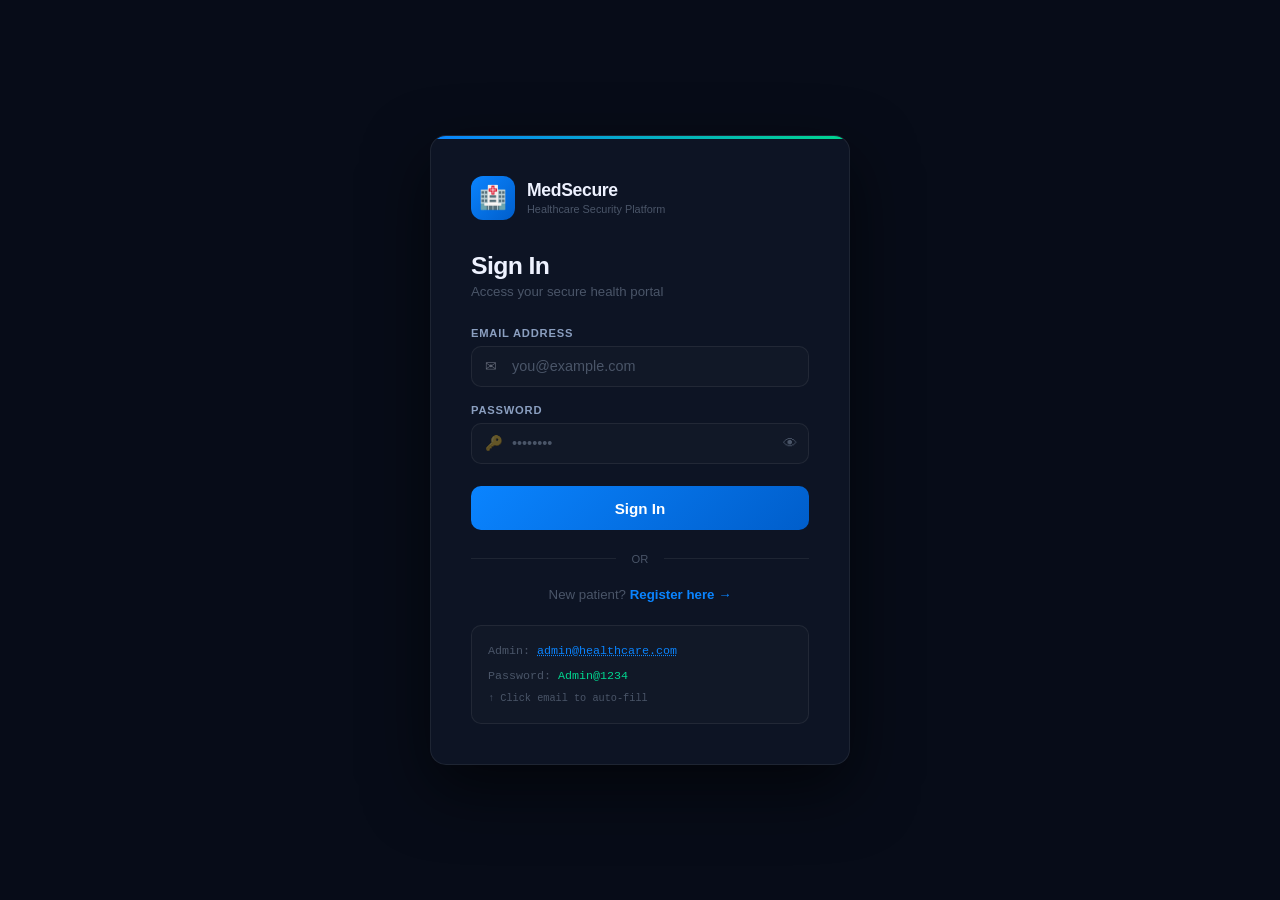
<file: frontend/index.html>
<!DOCTYPE html>
<html lang="en">
<head>
  <meta charset="UTF-8">
  <meta name="viewport" content="width=device-width, initial-scale=1.0">
  <title>Login — MedSecure</title>
  <style>
    *, *::before, *::after { box-sizing: border-box; margin: 0; padding: 0; }
    :root {
      --bg:    #070c18;
      --card:  #0d1424;
      --panel: #111827;
      --bdr:   rgba(255,255,255,0.07);
      --pri:   #0a84ff;
      --acc:   #00d68f;
      --warn:  #ff9500;
      --info:  #5ac8fa;
      --t1:    #eef2ff;
      --t2:    #8b9fc0;
      --t3:    #4a5568;
      --r:     10px;
      --font:  'Inter',-apple-system,BlinkMacSystemFont,'Segoe UI',sans-serif;
      --mono:  'JetBrains Mono','Fira Code','Courier New',monospace;
    }
    body { font-family:var(--font); background:var(--bg); color:var(--t1); min-height:100vh; display:flex; align-items:center; justify-content:center; padding:1.5rem; }

    .card {
      width:100%; max-width:420px;
      background:var(--card); border:1px solid var(--bdr); border-radius:16px;
      padding:2.5rem; box-shadow:0 24px 64px rgba(0,0,0,0.6); position:relative; overflow:hidden;
    }
    .card::before { content:''; position:absolute; top:0; left:0; right:0; height:3px; background:linear-gradient(90deg,var(--pri),var(--acc)); }

    .brand-row { display:flex; align-items:center; gap:12px; margin-bottom:2rem; }
    .brand-icon { width:44px; height:44px; background:linear-gradient(135deg,var(--pri),#005ecb); border-radius:12px; display:flex; align-items:center; justify-content:center; font-size:1.4rem; flex-shrink:0; }
    .brand-name { font-weight:800; font-size:1.1rem; letter-spacing:-0.02em; }
    .brand-sub  { font-size:0.68rem; color:var(--t3); margin-top:2px; display:block; }

    h2 { font-size:1.55rem; font-weight:800; letter-spacing:-0.025em; margin-bottom:0.3rem; }
    .sub { font-size:0.83rem; color:var(--t3); margin-bottom:1.75rem; }

    .alert { display:none; align-items:center; gap:0.6rem; border-radius:var(--r); padding:0.75rem 1rem; font-size:0.82rem; margin-bottom:1.2rem; }
    .alert.show { display:flex; }
    .a-err { background:rgba(255,59,48,0.07); border:1px solid rgba(255,59,48,0.22); border-left:3px solid #ff3b30; color:#ff6b62; }
    .a-ok  { background:rgba(0,214,143,0.07); border:1px solid rgba(0,214,143,0.22); border-left:3px solid var(--acc); color:var(--acc); }

    .fg { margin-bottom:1.1rem; }
    label { display:block; font-size:0.7rem; font-weight:700; color:var(--t2); text-transform:uppercase; letter-spacing:0.07em; margin-bottom:0.4rem; }
    .iw { position:relative; }
    .iico { position:absolute; left:0.9rem; top:50%; transform:translateY(-50%); font-size:0.9rem; opacity:0.35; pointer-events:none; }
    input[type="email"], input[type="password"] {
      width:100%; background:var(--panel); border:1px solid var(--bdr); border-radius:var(--r);
      padding:0.72rem 0.9rem 0.72rem 2.5rem; color:var(--t1); font-family:var(--font); font-size:0.9rem; outline:none; transition:border-color .15s;
    }
    input:focus { border-color:var(--pri); box-shadow:0 0 0 3px rgba(10,132,255,0.12); }
    input::placeholder { color:var(--t3); }
    .eye { position:absolute; right:0.75rem; top:50%; transform:translateY(-50%); background:none; border:none; color:var(--t3); cursor:pointer; font-size:0.9rem; }

    .btn-login {
      width:100%; padding:0.85rem;
      background:linear-gradient(135deg,var(--pri),#005ecb);
      color:#fff; border:none; border-radius:var(--r); font-family:var(--font);
      font-weight:700; font-size:0.95rem; cursor:pointer; transition:all .18s;
      margin-top:0.25rem; display:flex; align-items:center; justify-content:center; gap:8px;
    }
    .btn-login:hover:not(:disabled) { transform:translateY(-1px); box-shadow:0 6px 20px rgba(10,132,255,0.4); }
    .btn-login:disabled { opacity:.55; cursor:not-allowed; }
    .spin { width:16px; height:16px; border:2px solid rgba(255,255,255,.3); border-top-color:#fff; border-radius:50%; animation:spin .5s linear infinite; }
    @keyframes spin { to { transform:rotate(360deg); } }

    .hr { display:flex; align-items:center; gap:1rem; color:var(--t3); font-size:0.7rem; margin:1.4rem 0; }
    .hr::before,.hr::after { content:''; flex:1; height:1px; background:var(--bdr); }

    .reg { text-align:center; font-size:0.83rem; color:var(--t3); margin-bottom:1.4rem; }
    .reg a { color:var(--pri); text-decoration:none; font-weight:700; }

    .demo { background:var(--panel); border:1px solid var(--bdr); border-radius:var(--r); padding:0.85rem 1rem; font-family:var(--mono); font-size:0.73rem; color:var(--t2); line-height:2.1; }
    .demo .lbl { color:var(--t3); }
    .demo .val { color:var(--acc); }
    .demo .clk { color:var(--pri); cursor:pointer; text-decoration:underline dotted; }
    .demo .hint { font-size:0.64rem; color:var(--t3); }
  </style>
</head>
<body>
  <div class="card">
    <div class="brand-row">
      <div class="brand-icon">🏥</div>
      <div>
        <div class="brand-name">MedSecure</div>
        <span class="brand-sub">Healthcare Security Platform</span>
      </div>
    </div>

    <h2>Sign In</h2>
    <p class="sub">Access your secure health portal</p>

    <div class="alert a-err" id="errBox"><span>⚠</span><span id="errMsg"></span></div>
    <div class="alert a-ok"  id="okBox"><span>✓</span><span id="okMsg"></span></div>

    <div class="fg">
      <label for="em">Email Address</label>
      <div class="iw">
        <span class="iico">✉</span>
        <input type="email" id="em" placeholder="you@example.com" autocomplete="email">
      </div>
    </div>
    <div class="fg" style="margin-bottom:1.4rem;">
      <label for="pw">Password</label>
      <div class="iw">
        <span class="iico">🔑</span>
        <input type="password" id="pw" placeholder="••••••••" autocomplete="current-password">
        <button class="eye" type="button" onclick="togglePw()" id="eyeBtn">👁</button>
      </div>
    </div>

    <button class="btn-login" id="loginBtn" onclick="doLogin()">Sign In</button>

    <div class="hr">OR</div>
    <div class="reg">New patient? <a href="/register.html">Register here →</a></div>

    <div class="demo">
      <div><span class="lbl">Admin: </span><span class="clk" onclick="fillAdmin()">admin@healthcare.com</span></div>
      <div><span class="lbl">Password: </span><span class="val">Admin@1234</span></div>
      <div class="hint">↑ Click email to auto-fill</div>
    </div>
  </div>

<script>
  const DASH = { admin:'/admin_dashboard.html', doctor:'/doctor_dashboard.html', patient:'/patient_dashboard.html' };
  try {
    const t=localStorage.getItem('hcs_token'), u=localStorage.getItem('hcs_user');
    if(t && u){ const p=JSON.parse(u); if(DASH[p.role]) window.location.replace(DASH[p.role]); }
  } catch(_){}

  function showErr(m){ document.getElementById('errMsg').textContent=m; document.getElementById('errBox').classList.add('show'); document.getElementById('okBox').classList.remove('show'); }
  function showOk(m) { document.getElementById('okMsg').textContent=m;  document.getElementById('okBox').classList.add('show');  document.getElementById('errBox').classList.remove('show'); }
  function clrAlerts(){ document.getElementById('errBox').classList.remove('show'); document.getElementById('okBox').classList.remove('show'); }
  function setLoad(on){ const b=document.getElementById('loginBtn'); b.disabled=on; b.innerHTML=on?'<span class="spin"></span> Signing in…':'Sign In'; }
  function togglePw(){ const i=document.getElementById('pw'),b=document.getElementById('eyeBtn'); i.type=i.type==='password'?'text':'password'; b.textContent=i.type==='password'?'👁':'🙈'; }
  function fillAdmin(){ document.getElementById('em').value='admin@healthcare.com'; document.getElementById('pw').value='Admin@1234'; }

  async function doLogin(){
    const email=document.getElementById('em').value.trim(), pw=document.getElementById('pw').value;
    clrAlerts();
    if(!email){ showErr('Please enter your email.'); return; }
    if(!pw)   { showErr('Please enter your password.'); return; }
    setLoad(true);
    try {
      const res=await fetch('/api/auth/login',{method:'POST',headers:{'Content-Type':'application/json'},body:JSON.stringify({email,password:pw})});
      const data=await res.json().catch(()=>({}));
      if(res.ok && data.token && data.user){
        localStorage.setItem('hcs_token',data.token);
        localStorage.setItem('hcs_user',JSON.stringify(data.user));
        showOk('Welcome, '+data.user.name+'! Redirecting…');
        setTimeout(()=>{ window.location.replace(DASH[data.user.role]||'/login.html'); },400);
      } else { setLoad(false); showErr(data.error||'Invalid email or password.'); }
    } catch(e){ setLoad(false); showErr('Cannot reach server. Make sure Flask is running.'); }
  }
  document.addEventListener('keydown',e=>{ if(e.key==='Enter') doLogin(); });
</script>
</body>
</html>
</file>
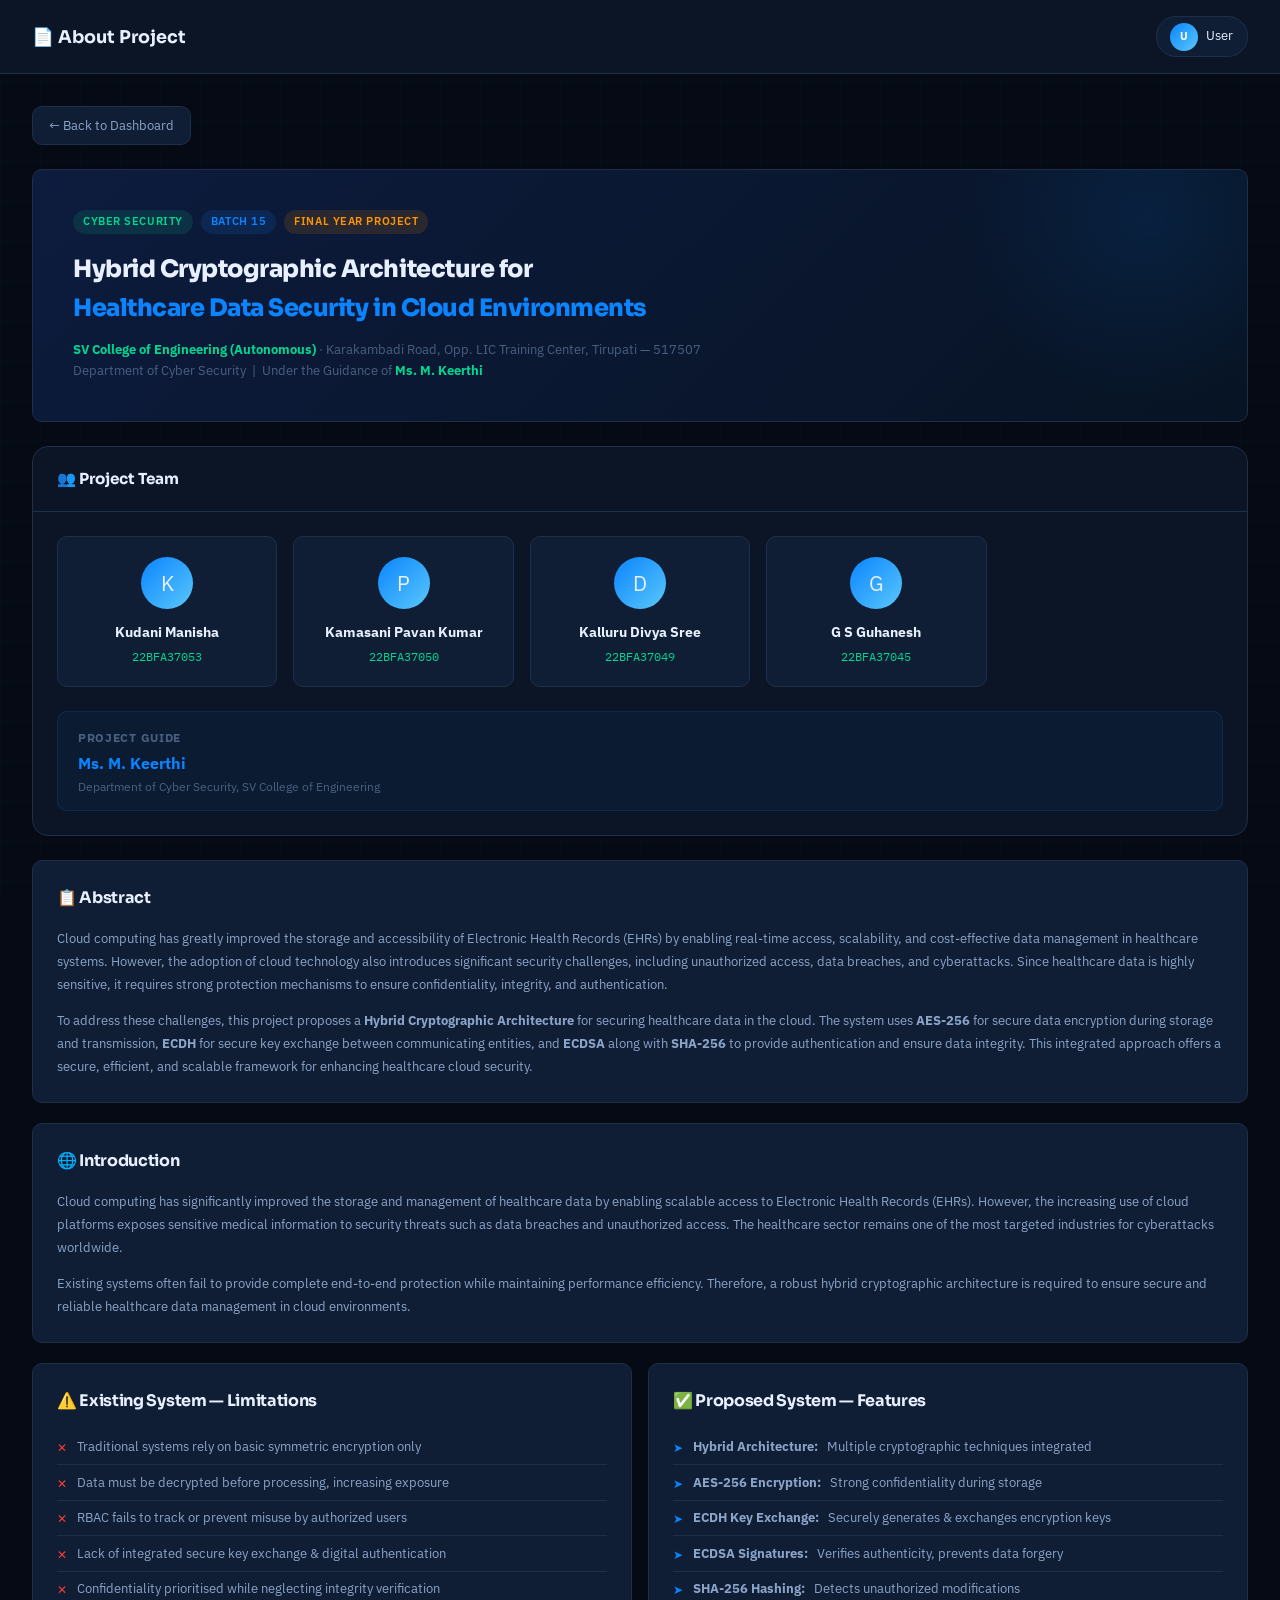
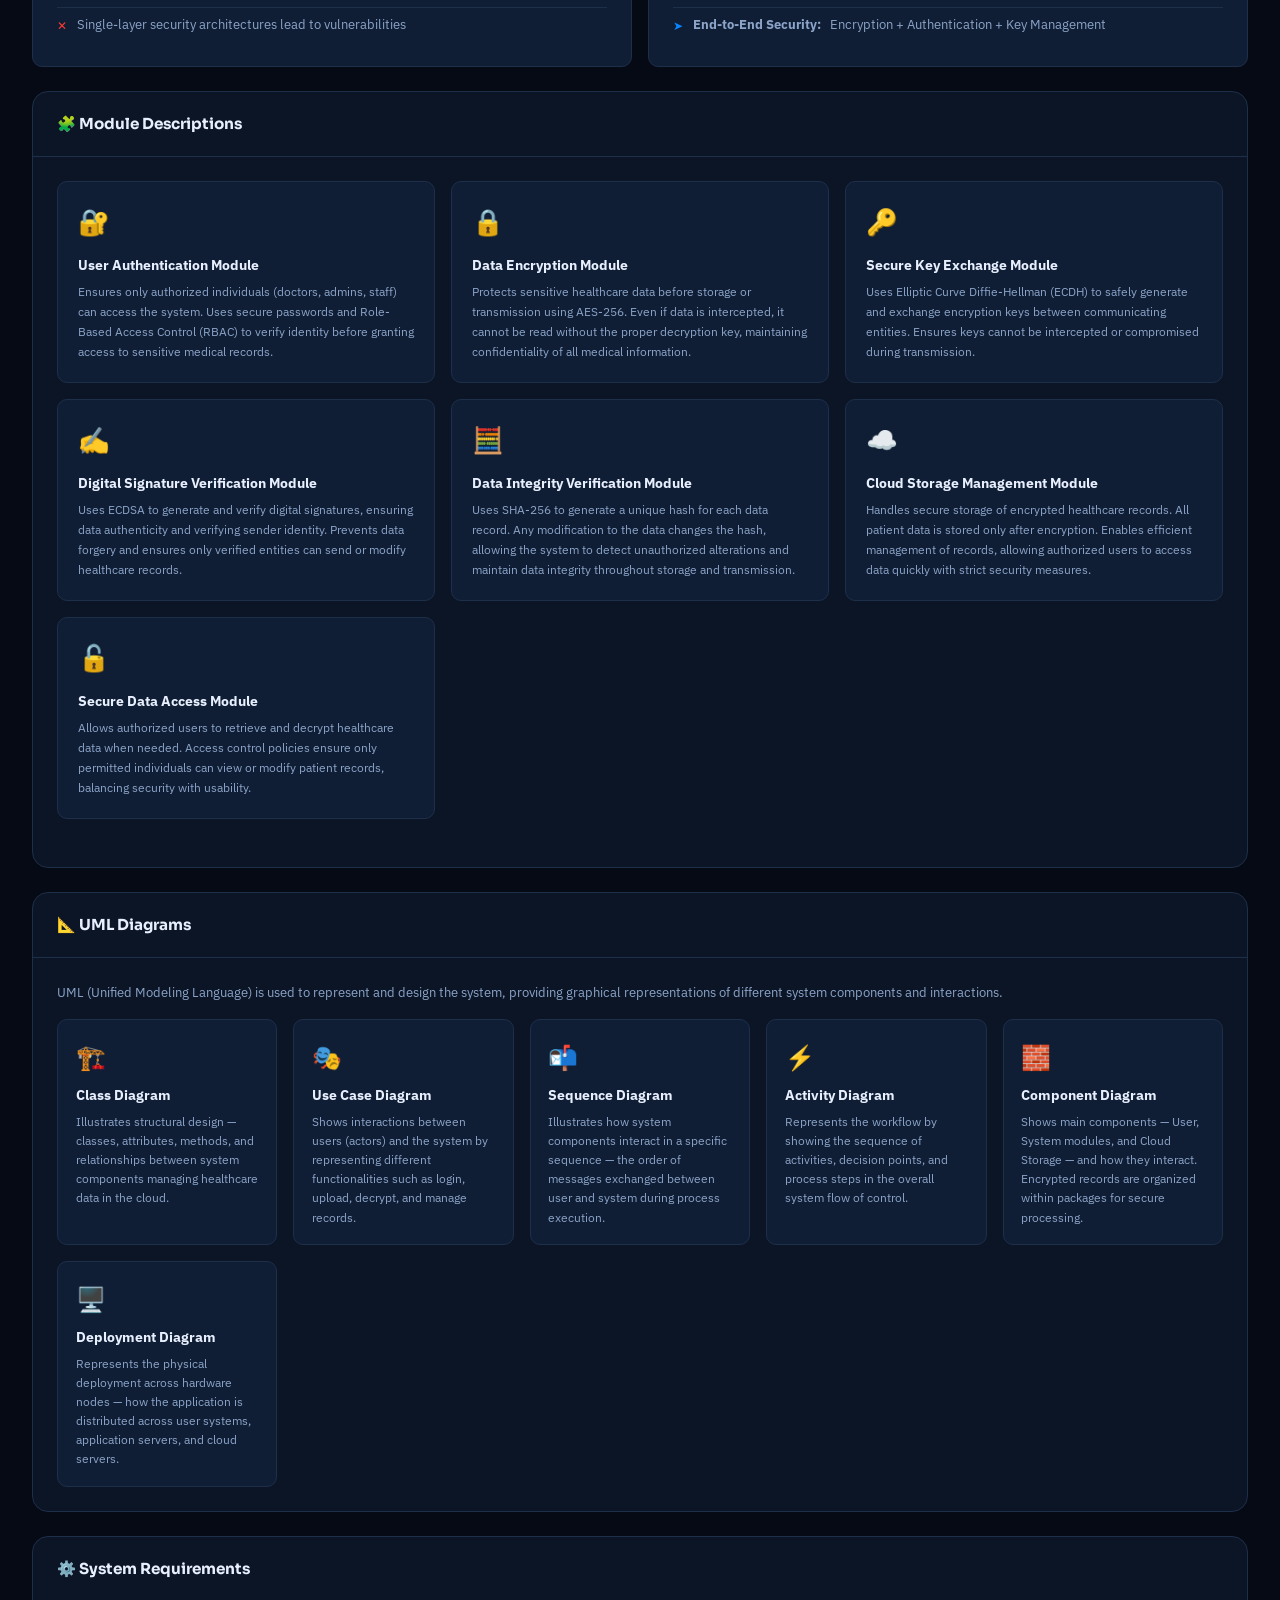
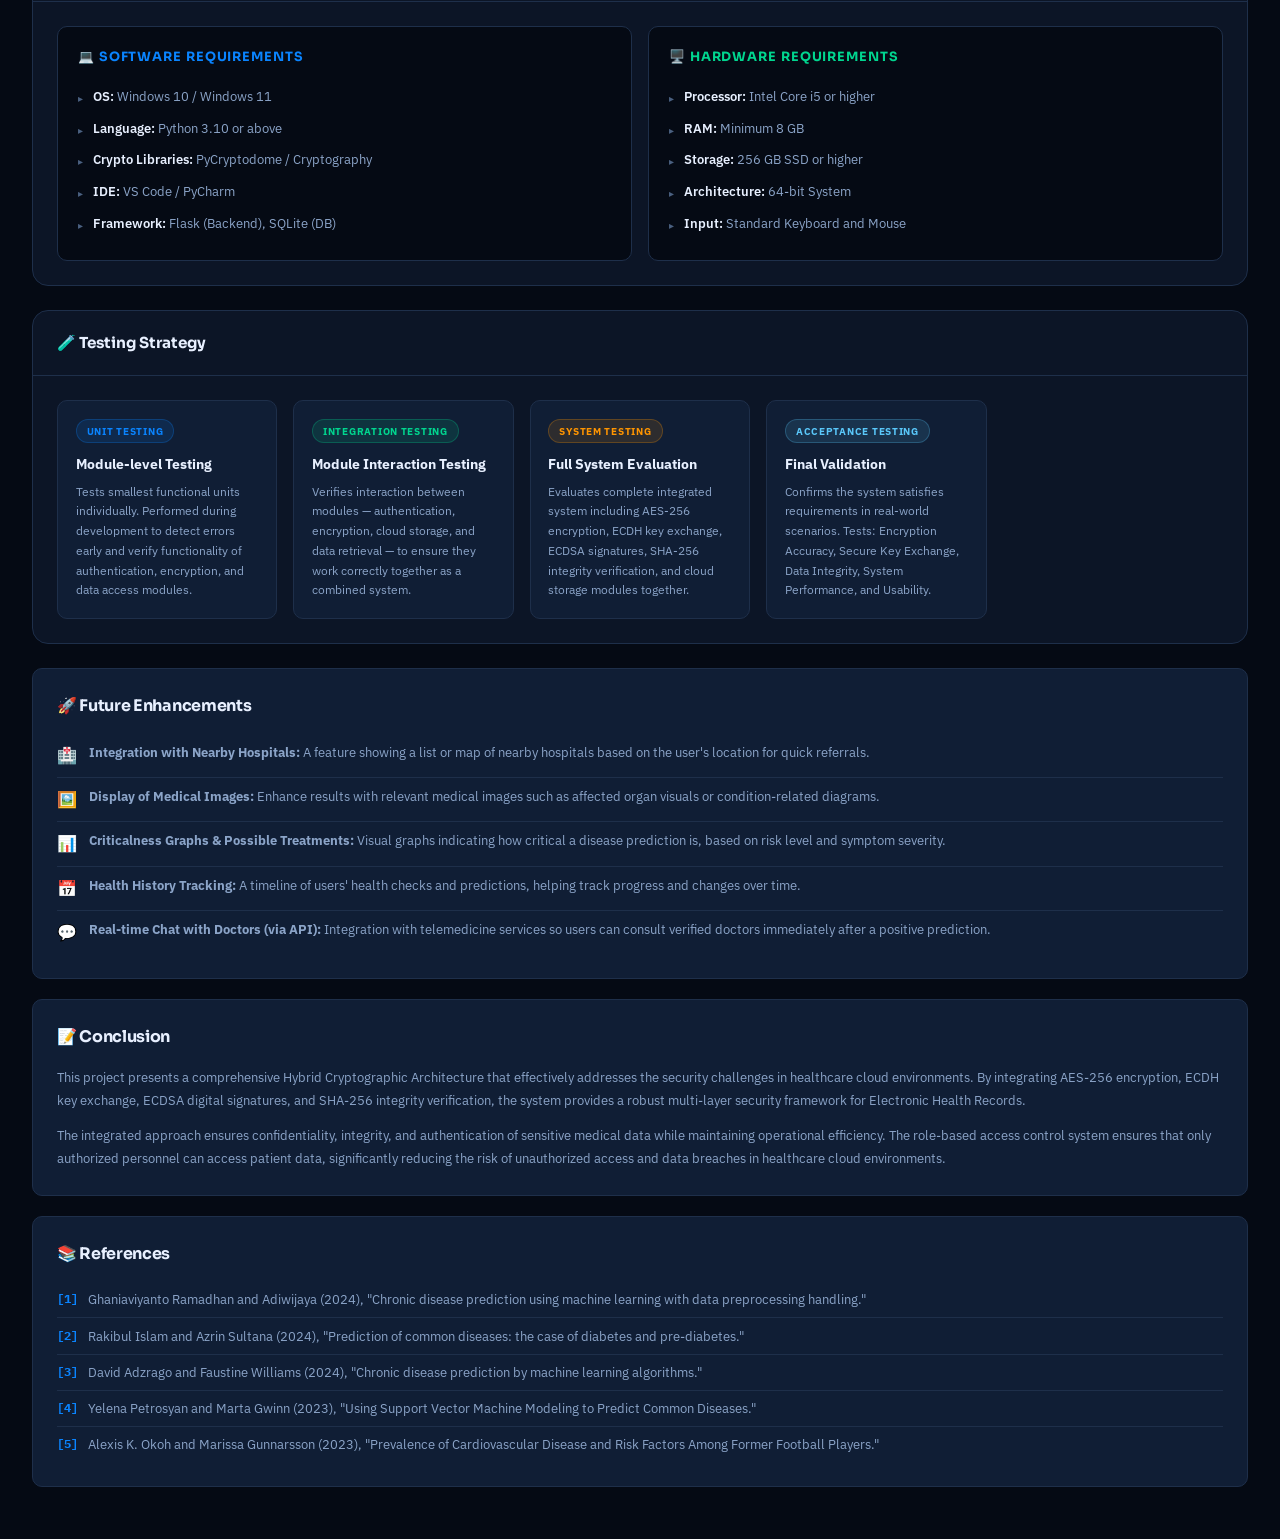
<file: frontend/about.html>
<!DOCTYPE html>
<html lang="en">
<head>
  <meta charset="UTF-8">
  <meta name="viewport" content="width=device-width, initial-scale=1.0">
  <title>About Project — MedSecure</title>
  <link rel="stylesheet" href="styles.css">
  <style>
    .about-hero {
      background: linear-gradient(135deg, #0d1b3e 0%, #071424 100%);
      border: 1px solid var(--border); border-radius: var(--radius);
      padding: 2.5rem; margin-bottom: 1.5rem; position: relative; overflow: hidden;
    }
    .about-hero::before {
      content:''; position:absolute; width:400px; height:400px; border-radius:50%;
      background:radial-gradient(circle,rgba(10,132,255,0.1) 0%,transparent 65%);
      top:-150px; right:-100px;
    }
    .about-hero h1 { font-size:1.5rem; font-weight:900; margin-bottom:0.5rem; letter-spacing:-0.02em; }
    .about-hero h1 span { color:var(--primary); }
    .about-hero .meta { font-size:0.82rem; color:var(--text-muted); }
    .about-hero .meta strong { color:var(--accent); }

    .team-cards { display:grid; grid-template-columns:repeat(auto-fill,minmax(200px,1fr)); gap:1rem; margin-bottom:1.5rem; }
    .team-card { background:var(--bg-panel); border:1px solid var(--border); border-radius:var(--radius); padding:1.25rem; text-align:center; }
    .team-avatar { width:52px; height:52px; border-radius:50%; background:linear-gradient(135deg,var(--primary),#5AC8FA); display:flex; align-items:center; justify-content:center; font-size:1.3rem; margin:0 auto 0.75rem; }
    .team-name { font-weight:700; font-size:0.88rem; margin-bottom:4px; }
    .team-roll { font-family:var(--font-mono); font-size:0.72rem; color:var(--accent); }

    .module-grid { display:grid; grid-template-columns:repeat(auto-fill,minmax(280px,1fr)); gap:1rem; margin-bottom:1.5rem; }
    .module-card { background:var(--bg-panel); border:1px solid var(--border); border-radius:var(--radius); padding:1.25rem; }
    .module-icon { font-size:1.6rem; margin-bottom:0.6rem; }
    .module-title { font-weight:700; font-size:0.9rem; margin-bottom:0.4rem; color:var(--text-primary); }
    .module-desc { font-size:0.78rem; color:var(--text-secondary); line-height:1.6; }

    .info-section { background:var(--bg-panel); border:1px solid var(--border); border-radius:var(--radius); padding:1.5rem; margin-bottom:1.25rem; }
    .info-section h3 { font-size:1rem; font-weight:700; margin-bottom:1rem; color:var(--text-primary); display:flex; align-items:center; gap:0.5rem; }
    .info-section p { font-size:0.83rem; color:var(--text-secondary); line-height:1.75; margin-bottom:0.75rem; }
    .info-section p:last-child { margin-bottom:0; }

    .existing-list, .proposed-list { list-style:none; }
    .existing-list li { font-size:0.82rem; color:var(--text-secondary); line-height:1.65; padding:0.4rem 0; border-bottom:1px solid var(--border); display:flex; gap:0.6rem; }
    .existing-list li:last-child { border-bottom:none; }
    .existing-list li::before { content:'✕'; color:var(--danger); font-size:0.75rem; flex-shrink:0; margin-top:2px; }
    .proposed-list li { font-size:0.82rem; color:var(--text-secondary); line-height:1.65; padding:0.4rem 0; border-bottom:1px solid var(--border); display:flex; gap:0.6rem; }
    .proposed-list li:last-child { border-bottom:none; }
    .proposed-list li::before { content:'➤'; color:var(--primary); font-size:0.75rem; flex-shrink:0; margin-top:2px; }

    .req-grid { display:grid; grid-template-columns:1fr 1fr; gap:1rem; }
    .req-box { background:var(--bg-dark); border:1px solid var(--border); border-radius:var(--radius); padding:1.25rem; }
    .req-box h4 { font-size:0.8rem; font-weight:700; text-transform:uppercase; letter-spacing:0.07em; margin-bottom:0.85rem; }
    .req-box h4.sw { color:var(--primary); }
    .req-box h4.hw { color:var(--accent); }
    .req-item { display:flex; align-items:flex-start; gap:0.6rem; font-size:0.8rem; color:var(--text-secondary); padding:0.35rem 0; }
    .req-item .ri { color:var(--text-muted); font-size:0.65rem; flex-shrink:0; margin-top:3px; }
    .req-item strong { color:var(--text-primary); font-weight:600; }

    .testing-grid { display:grid; grid-template-columns:repeat(auto-fill,minmax(220px,1fr)); gap:1rem; }
    .test-card { background:var(--bg-panel); border:1px solid var(--border); border-radius:var(--radius); padding:1.1rem; }
    .test-badge { display:inline-block; font-size:0.65rem; font-weight:700; text-transform:uppercase; letter-spacing:0.07em; padding:3px 10px; border-radius:12px; margin-bottom:0.6rem; }
    .tb-unit { background:rgba(10,132,255,0.12); color:var(--primary); border:1px solid rgba(10,132,255,0.25); }
    .tb-int  { background:rgba(0,214,143,0.12); color:var(--accent);   border:1px solid rgba(0,214,143,0.25); }
    .tb-sys  { background:rgba(255,149,0,0.12);  color:var(--warning); border:1px solid rgba(255,149,0,0.25); }
    .tb-acc  { background:rgba(90,200,250,0.12); color:#5ac8fa;        border:1px solid rgba(90,200,250,0.25); }
    .test-title { font-size:0.88rem; font-weight:700; margin-bottom:0.4rem; }
    .test-desc  { font-size:0.77rem; color:var(--text-secondary); line-height:1.6; }

    .future-list li { font-size:0.82rem; color:var(--text-secondary); line-height:1.7; padding:0.5rem 0; border-bottom:1px solid var(--border); display:flex; gap:0.75rem; }
    .future-list li:last-child { border-bottom:none; }
    .future-list .fi { font-size:1rem; flex-shrink:0; }

    .ref-list { list-style:none; }
    .ref-list li { font-size:0.79rem; color:var(--text-secondary); line-height:1.65; padding:0.45rem 0; border-bottom:1px solid var(--border); display:flex; gap:0.6rem; }
    .ref-list li:last-child { border-bottom:none; }
    .ref-list .rn { color:var(--primary); font-weight:700; flex-shrink:0; font-family:var(--font-mono); font-size:0.72rem; }

    .uml-grid { display:grid; grid-template-columns:repeat(auto-fill,minmax(220px,1fr)); gap:1rem; }
    .uml-card { background:var(--bg-panel); border:1px solid var(--border); border-radius:var(--radius); padding:1.1rem; }
    .uml-icon { font-size:1.5rem; margin-bottom:0.5rem; }
    .uml-title { font-size:0.87rem; font-weight:700; margin-bottom:0.35rem; }
    .uml-desc  { font-size:0.77rem; color:var(--text-secondary); line-height:1.55; }

    .back-btn { display:inline-flex; align-items:center; gap:0.5rem; background:var(--bg-panel); border:1px solid var(--border); border-radius:var(--radius); padding:0.5rem 1rem; font-size:0.82rem; color:var(--text-secondary); cursor:pointer; text-decoration:none; margin-bottom:1.5rem; transition:border-color .15s; }
    .back-btn:hover { border-color:var(--primary); color:var(--text-primary); }

    @media (max-width:640px) { .req-grid { grid-template-columns:1fr; } }
  </style>
</head>
<body>
<div class="dash-wrapper" style="display:block;">
  <div class="main-content" style="margin-left:0;">
    <header class="topbar">
      <span class="topbar-title">📄 About Project</span>
      <div class="topbar-right">
        <div class="user-chip">
          <div class="user-avatar" id="avatarInitial" style="background:linear-gradient(135deg,var(--primary),#5AC8FA)">U</div>
          <span id="topbarUserName">User</span>
        </div>
      </div>
    </header>
    <main class="page-content">

      <a class="back-btn" id="backBtn" href="#">← Back to Dashboard</a>

      <!-- HERO -->
      <div class="about-hero">
        <div style="position:relative;z-index:1;">
          <div style="display:flex;flex-wrap:wrap;gap:0.5rem;margin-bottom:1rem;">
            <span class="badge badge-active">Cyber Security</span>
            <span class="badge badge-doctor">Batch 15</span>
            <span class="badge badge-pending">Final Year Project</span>
          </div>
          <h1>Hybrid Cryptographic Architecture for<br><span>Healthcare Data Security in Cloud Environments</span></h1>
          <p class="meta" style="margin-top:0.75rem;">
            <strong>SV College of Engineering (Autonomous)</strong> · Karakambadi Road, Opp. LIC Training Center, Tirupati — 517507<br>
            Department of Cyber Security &nbsp;|&nbsp; Under the Guidance of <strong>Ms. M. Keerthi</strong>
          </p>
        </div>
      </div>

      <!-- TEAM -->
      <div class="card" style="margin-bottom:1.5rem;">
        <div class="card-header"><span class="card-title">👥 Project Team</span></div>
        <div class="card-body">
          <div class="team-cards">
            <div class="team-card"><div class="team-avatar">K</div><div class="team-name">Kudani Manisha</div><div class="team-roll">22BFA37053</div></div>
            <div class="team-card"><div class="team-avatar">P</div><div class="team-name">Kamasani Pavan Kumar</div><div class="team-roll">22BFA37050</div></div>
            <div class="team-card"><div class="team-avatar">D</div><div class="team-name">Kalluru Divya Sree</div><div class="team-roll">22BFA37049</div></div>
            <div class="team-card"><div class="team-avatar">G</div><div class="team-name">G S Guhanesh</div><div class="team-roll">22BFA37045</div></div>
          </div>
          <div style="background:rgba(10,132,255,0.06);border:1px solid rgba(10,132,255,0.15);border-radius:var(--radius);padding:0.85rem 1.25rem;">
            <span style="font-size:0.72rem;color:var(--text-muted);text-transform:uppercase;font-weight:700;letter-spacing:0.06em;">Project Guide</span>
            <div style="font-size:1rem;font-weight:700;color:var(--primary);margin-top:3px;">Ms. M. Keerthi</div>
            <div style="font-size:0.78rem;color:var(--text-muted);">Department of Cyber Security, SV College of Engineering</div>
          </div>
        </div>
      </div>

      <!-- ABSTRACT -->
      <div class="info-section">
        <h3>📋 Abstract</h3>
        <p>Cloud computing has greatly improved the storage and accessibility of Electronic Health Records (EHRs) by enabling real-time access, scalability, and cost-effective data management in healthcare systems. However, the adoption of cloud technology also introduces significant security challenges, including unauthorized access, data breaches, and cyberattacks. Since healthcare data is highly sensitive, it requires strong protection mechanisms to ensure confidentiality, integrity, and authentication.</p>
        <p>To address these challenges, this project proposes a <strong>Hybrid Cryptographic Architecture</strong> for securing healthcare data in the cloud. The system uses <strong>AES-256</strong> for secure data encryption during storage and transmission, <strong>ECDH</strong> for secure key exchange between communicating entities, and <strong>ECDSA</strong> along with <strong>SHA-256</strong> to provide authentication and ensure data integrity. This integrated approach offers a secure, efficient, and scalable framework for enhancing healthcare cloud security.</p>
      </div>

      <!-- INTRODUCTION -->
      <div class="info-section">
        <h3>🌐 Introduction</h3>
        <p>Cloud computing has significantly improved the storage and management of healthcare data by enabling scalable access to Electronic Health Records (EHRs). However, the increasing use of cloud platforms exposes sensitive medical information to security threats such as data breaches and unauthorized access. The healthcare sector remains one of the most targeted industries for cyberattacks worldwide.</p>
        <p>Existing systems often fail to provide complete end-to-end protection while maintaining performance efficiency. Therefore, a robust hybrid cryptographic architecture is required to ensure secure and reliable healthcare data management in cloud environments.</p>
      </div>

      <!-- EXISTING vs PROPOSED -->
      <div style="display:grid;grid-template-columns:1fr 1fr;gap:1rem;margin-bottom:1.5rem;" class="ep-grid">
        <div class="info-section" style="margin-bottom:0;">
          <h3>⚠️ Existing System — Limitations</h3>
          <ul class="existing-list">
            <li>Traditional systems rely on basic symmetric encryption only</li>
            <li>Data must be decrypted before processing, increasing exposure</li>
            <li>RBAC fails to track or prevent misuse by authorized users</li>
            <li>Lack of integrated secure key exchange &amp; digital authentication</li>
            <li>Confidentiality prioritised while neglecting integrity verification</li>
            <li>Single-layer security architectures lead to vulnerabilities</li>
          </ul>
        </div>
        <div class="info-section" style="margin-bottom:0;">
          <h3>✅ Proposed System — Features</h3>
          <ul class="proposed-list">
            <li><strong>Hybrid Architecture:</strong> Multiple cryptographic techniques integrated</li>
            <li><strong>AES-256 Encryption:</strong> Strong confidentiality during storage</li>
            <li><strong>ECDH Key Exchange:</strong> Securely generates &amp; exchanges encryption keys</li>
            <li><strong>ECDSA Signatures:</strong> Verifies authenticity, prevents data forgery</li>
            <li><strong>SHA-256 Hashing:</strong> Detects unauthorized modifications</li>
            <li><strong>End-to-End Security:</strong> Encryption + Authentication + Key Management</li>
          </ul>
        </div>
      </div>

      <!-- MODULES -->
      <div class="card" style="margin-bottom:1.5rem;">
        <div class="card-header"><span class="card-title">🧩 Module Descriptions</span></div>
        <div class="card-body">
          <div class="module-grid">
            <div class="module-card">
              <div class="module-icon">🔐</div>
              <div class="module-title">User Authentication Module</div>
              <div class="module-desc">Ensures only authorized individuals (doctors, admins, staff) can access the system. Uses secure passwords and Role-Based Access Control (RBAC) to verify identity before granting access to sensitive medical records.</div>
            </div>
            <div class="module-card">
              <div class="module-icon">🔒</div>
              <div class="module-title">Data Encryption Module</div>
              <div class="module-desc">Protects sensitive healthcare data before storage or transmission using AES-256. Even if data is intercepted, it cannot be read without the proper decryption key, maintaining confidentiality of all medical information.</div>
            </div>
            <div class="module-card">
              <div class="module-icon">🔑</div>
              <div class="module-title">Secure Key Exchange Module</div>
              <div class="module-desc">Uses Elliptic Curve Diffie-Hellman (ECDH) to safely generate and exchange encryption keys between communicating entities. Ensures keys cannot be intercepted or compromised during transmission.</div>
            </div>
            <div class="module-card">
              <div class="module-icon">✍️</div>
              <div class="module-title">Digital Signature Verification Module</div>
              <div class="module-desc">Uses ECDSA to generate and verify digital signatures, ensuring data authenticity and verifying sender identity. Prevents data forgery and ensures only verified entities can send or modify healthcare records.</div>
            </div>
            <div class="module-card">
              <div class="module-icon">🧮</div>
              <div class="module-title">Data Integrity Verification Module</div>
              <div class="module-desc">Uses SHA-256 to generate a unique hash for each data record. Any modification to the data changes the hash, allowing the system to detect unauthorized alterations and maintain data integrity throughout storage and transmission.</div>
            </div>
            <div class="module-card">
              <div class="module-icon">☁️</div>
              <div class="module-title">Cloud Storage Management Module</div>
              <div class="module-desc">Handles secure storage of encrypted healthcare records. All patient data is stored only after encryption. Enables efficient management of records, allowing authorized users to access data quickly with strict security measures.</div>
            </div>
            <div class="module-card">
              <div class="module-icon">🔓</div>
              <div class="module-title">Secure Data Access Module</div>
              <div class="module-desc">Allows authorized users to retrieve and decrypt healthcare data when needed. Access control policies ensure only permitted individuals can view or modify patient records, balancing security with usability.</div>
            </div>
          </div>
        </div>
      </div>

      <!-- UML DIAGRAMS -->
      <div class="card" style="margin-bottom:1.5rem;">
        <div class="card-header"><span class="card-title">📐 UML Diagrams</span></div>
        <div class="card-body">
          <p style="font-size:0.82rem;color:var(--text-secondary);margin-bottom:1rem;">UML (Unified Modeling Language) is used to represent and design the system, providing graphical representations of different system components and interactions.</p>
          <div class="uml-grid">
            <div class="uml-card"><div class="uml-icon">🏗️</div><div class="uml-title">Class Diagram</div><div class="uml-desc">Illustrates structural design — classes, attributes, methods, and relationships between system components managing healthcare data in the cloud.</div></div>
            <div class="uml-card"><div class="uml-icon">🎭</div><div class="uml-title">Use Case Diagram</div><div class="uml-desc">Shows interactions between users (actors) and the system by representing different functionalities such as login, upload, decrypt, and manage records.</div></div>
            <div class="uml-card"><div class="uml-icon">📬</div><div class="uml-title">Sequence Diagram</div><div class="uml-desc">Illustrates how system components interact in a specific sequence — the order of messages exchanged between user and system during process execution.</div></div>
            <div class="uml-card"><div class="uml-icon">⚡</div><div class="uml-title">Activity Diagram</div><div class="uml-desc">Represents the workflow by showing the sequence of activities, decision points, and process steps in the overall system flow of control.</div></div>
            <div class="uml-card"><div class="uml-icon">🧱</div><div class="uml-title">Component Diagram</div><div class="uml-desc">Shows main components — User, System modules, and Cloud Storage — and how they interact. Encrypted records are organized within packages for secure processing.</div></div>
            <div class="uml-card"><div class="uml-icon">🖥️</div><div class="uml-title">Deployment Diagram</div><div class="uml-desc">Represents the physical deployment across hardware nodes — how the application is distributed across user systems, application servers, and cloud servers.</div></div>
          </div>
        </div>
      </div>

      <!-- SYSTEM REQUIREMENTS -->
      <div class="card" style="margin-bottom:1.5rem;">
        <div class="card-header"><span class="card-title">⚙️ System Requirements</span></div>
        <div class="card-body">
          <div class="req-grid">
            <div class="req-box">
              <h4 class="sw">💻 Software Requirements</h4>
              <div class="req-item"><span class="ri">▸</span><span><strong>OS:</strong> Windows 10 / Windows 11</span></div>
              <div class="req-item"><span class="ri">▸</span><span><strong>Language:</strong> Python 3.10 or above</span></div>
              <div class="req-item"><span class="ri">▸</span><span><strong>Crypto Libraries:</strong> PyCryptodome / Cryptography</span></div>
              <div class="req-item"><span class="ri">▸</span><span><strong>IDE:</strong> VS Code / PyCharm</span></div>
              <div class="req-item"><span class="ri">▸</span><span><strong>Framework:</strong> Flask (Backend), SQLite (DB)</span></div>
            </div>
            <div class="req-box">
              <h4 class="hw">🖥️ Hardware Requirements</h4>
              <div class="req-item"><span class="ri">▸</span><span><strong>Processor:</strong> Intel Core i5 or higher</span></div>
              <div class="req-item"><span class="ri">▸</span><span><strong>RAM:</strong> Minimum 8 GB</span></div>
              <div class="req-item"><span class="ri">▸</span><span><strong>Storage:</strong> 256 GB SSD or higher</span></div>
              <div class="req-item"><span class="ri">▸</span><span><strong>Architecture:</strong> 64-bit System</span></div>
              <div class="req-item"><span class="ri">▸</span><span><strong>Input:</strong> Standard Keyboard and Mouse</span></div>
            </div>
          </div>
        </div>
      </div>

      <!-- TESTING -->
      <div class="card" style="margin-bottom:1.5rem;">
        <div class="card-header"><span class="card-title">🧪 Testing Strategy</span></div>
        <div class="card-body">
          <div class="testing-grid">
            <div class="test-card">
              <span class="test-badge tb-unit">Unit Testing</span>
              <div class="test-title">Module-level Testing</div>
              <div class="test-desc">Tests smallest functional units individually. Performed during development to detect errors early and verify functionality of authentication, encryption, and data access modules.</div>
            </div>
            <div class="test-card">
              <span class="test-badge tb-int">Integration Testing</span>
              <div class="test-title">Module Interaction Testing</div>
              <div class="test-desc">Verifies interaction between modules — authentication, encryption, cloud storage, and data retrieval — to ensure they work correctly together as a combined system.</div>
            </div>
            <div class="test-card">
              <span class="test-badge tb-sys">System Testing</span>
              <div class="test-title">Full System Evaluation</div>
              <div class="test-desc">Evaluates complete integrated system including AES-256 encryption, ECDH key exchange, ECDSA signatures, SHA-256 integrity verification, and cloud storage modules together.</div>
            </div>
            <div class="test-card">
              <span class="test-badge tb-acc">Acceptance Testing</span>
              <div class="test-title">Final Validation</div>
              <div class="test-desc">Confirms the system satisfies requirements in real-world scenarios. Tests: Encryption Accuracy, Secure Key Exchange, Data Integrity, System Performance, and Usability.</div>
            </div>
          </div>
        </div>
      </div>

      <!-- FUTURE ENHANCEMENTS -->
      <div class="info-section">
        <h3>🚀 Future Enhancements</h3>
        <ul class="future-list" style="list-style:none;">
          <li><span class="fi">🏥</span><span><strong>Integration with Nearby Hospitals:</strong> A feature showing a list or map of nearby hospitals based on the user's location for quick referrals.</span></li>
          <li><span class="fi">🖼️</span><span><strong>Display of Medical Images:</strong> Enhance results with relevant medical images such as affected organ visuals or condition-related diagrams.</span></li>
          <li><span class="fi">📊</span><span><strong>Criticalness Graphs &amp; Possible Treatments:</strong> Visual graphs indicating how critical a disease prediction is, based on risk level and symptom severity.</span></li>
          <li><span class="fi">📅</span><span><strong>Health History Tracking:</strong> A timeline of users' health checks and predictions, helping track progress and changes over time.</span></li>
          <li><span class="fi">💬</span><span><strong>Real-time Chat with Doctors (via API):</strong> Integration with telemedicine services so users can consult verified doctors immediately after a positive prediction.</span></li>
        </ul>
      </div>

      <!-- CONCLUSION -->
      <div class="info-section">
        <h3>📝 Conclusion</h3>
        <p>This project presents a comprehensive Hybrid Cryptographic Architecture that effectively addresses the security challenges in healthcare cloud environments. By integrating AES-256 encryption, ECDH key exchange, ECDSA digital signatures, and SHA-256 integrity verification, the system provides a robust multi-layer security framework for Electronic Health Records.</p>
        <p>The integrated approach ensures confidentiality, integrity, and authentication of sensitive medical data while maintaining operational efficiency. The role-based access control system ensures that only authorized personnel can access patient data, significantly reducing the risk of unauthorized access and data breaches in healthcare cloud environments.</p>
      </div>

      <!-- REFERENCES -->
      <div class="info-section">
        <h3>📚 References</h3>
        <ul class="ref-list">
          <li><span class="rn">[1]</span><span>Ghaniaviyanto Ramadhan and Adiwijaya (2024), "Chronic disease prediction using machine learning with data preprocessing handling."</span></li>
          <li><span class="rn">[2]</span><span>Rakibul Islam and Azrin Sultana (2024), "Prediction of common diseases: the case of diabetes and pre-diabetes."</span></li>
          <li><span class="rn">[3]</span><span>David Adzrago and Faustine Williams (2024), "Chronic disease prediction by machine learning algorithms."</span></li>
          <li><span class="rn">[4]</span><span>Yelena Petrosyan and Marta Gwinn (2023), "Using Support Vector Machine Modeling to Predict Common Diseases."</span></li>
          <li><span class="rn">[5]</span><span>Alexis K. Okoh and Marissa Gunnarsson (2023), "Prevalence of Cardiovascular Disease and Risk Factors Among Former Football Players."</span></li>
        </ul>
      </div>

    </main>
  </div>
</div>

<script src="script.js"></script>
<script>
  const user = Auth.getUser();
  if (user) {
    document.getElementById('topbarUserName').textContent = user.name;
    document.getElementById('avatarInitial').textContent  = user.name[0].toUpperCase();
  }
  const roles = { admin:'/admin_dashboard.html', doctor:'/doctor_dashboard.html', patient:'/patient_dashboard.html' };
  if (user && roles[user.role]) document.getElementById('backBtn').href = roles[user.role];
  else document.getElementById('backBtn').href = '/login.html';
</script>
<style>
  @media (max-width:700px) { .ep-grid { grid-template-columns:1fr !important; } }
</style>
</body>
</html>
</file>
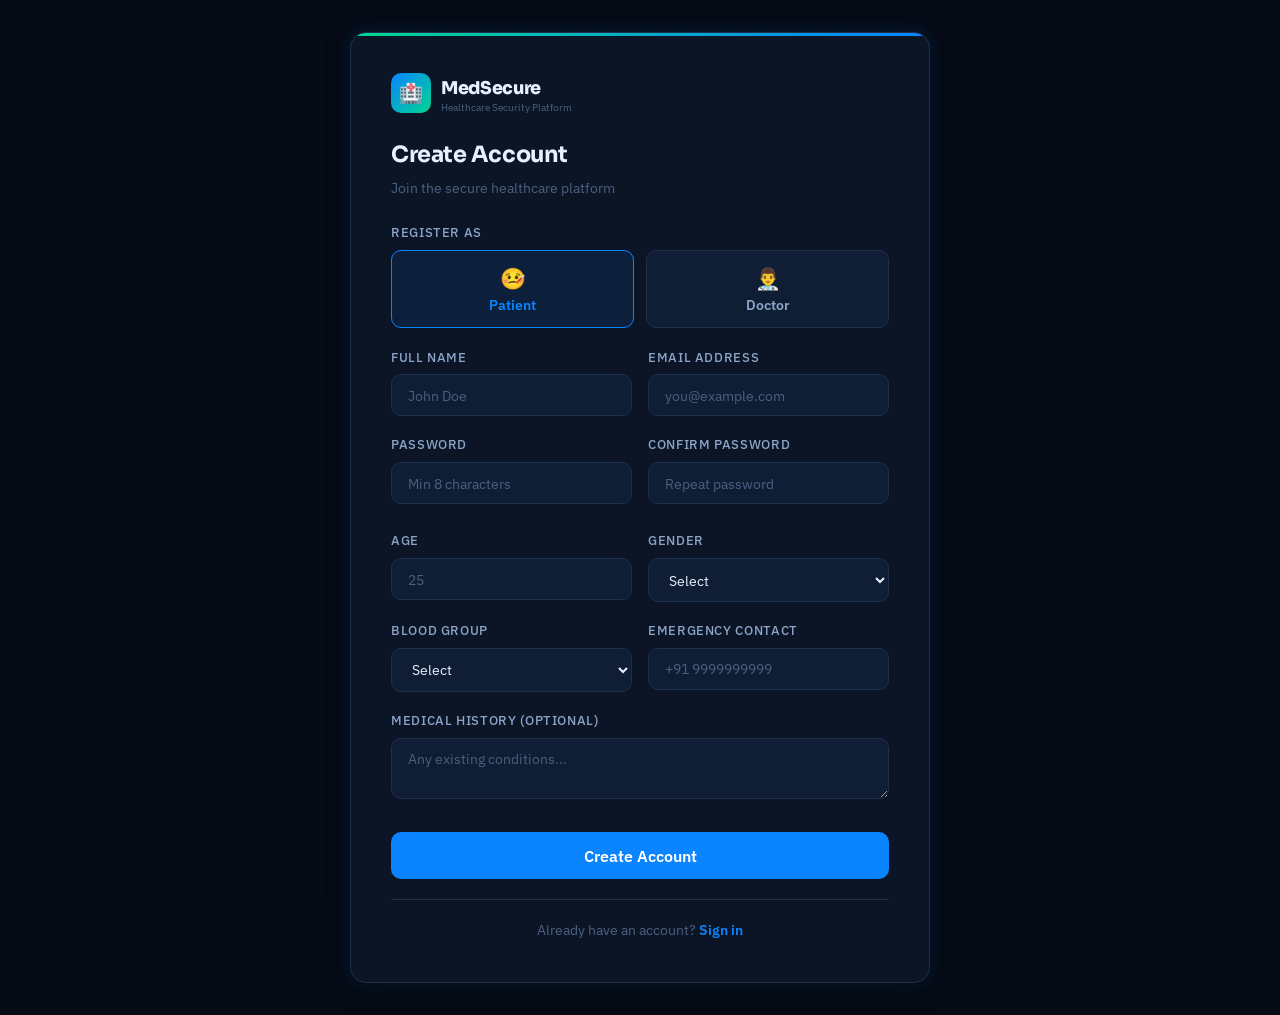
<file: frontend/register.html>
<!DOCTYPE html>
<html lang="en">
<head>
  <meta charset="UTF-8">
  <meta name="viewport" content="width=device-width, initial-scale=1.0">
  <title>Register — Healthcare Security Platform</title>
  <link rel="stylesheet" href="styles.css">
  <style>
    .register-wrapper {
      min-height: 100vh;
      display: flex;
      align-items: center;
      justify-content: center;
      padding: 2rem;
      position: relative;
      z-index: 1;
    }
    .register-card {
      background: var(--bg-card);
      border: 1px solid var(--border);
      border-radius: var(--radius-lg);
      padding: 2.5rem;
      width: 100%;
      max-width: 580px;
      box-shadow: var(--shadow), var(--shadow-glow);
      position: relative;
      overflow: hidden;
    }
    .register-card::before {
      content: '';
      position: absolute;
      top: 0; left: 0; right: 0;
      height: 3px;
      background: linear-gradient(90deg, var(--accent), var(--primary));
    }
    .role-selector {
      display: grid;
      grid-template-columns: 1fr 1fr;
      gap: 0.75rem;
      margin-bottom: 0.5rem;
    }
    .role-btn {
      padding: 0.85rem;
      border: 1px solid var(--border);
      border-radius: var(--radius);
      background: var(--bg-panel);
      color: var(--text-secondary);
      cursor: pointer;
      text-align: center;
      font-size: 0.85rem;
      font-family: var(--font-body);
      transition: var(--transition);
    }
    .role-btn.selected {
      border-color: var(--primary);
      background: rgba(10,132,255,0.1);
      color: var(--primary);
    }
    .role-btn .role-icon { font-size: 1.3rem; display: block; margin-bottom: 4px; }
    .role-btn .role-label { font-weight: 600; }
    .dynamic-fields { margin-top: 0.5rem; }
    .error-msg {
      display: none;
      background: rgba(255,59,48,0.08);
      border: 1px solid rgba(255,59,48,0.2);
      border-radius: var(--radius);
      padding: 0.75rem 1rem;
      font-size: 0.85rem;
      color: var(--danger);
      margin-bottom: 1rem;
    }
    .success-msg {
      display: none;
      background: rgba(0,214,143,0.08);
      border: 1px solid rgba(0,214,143,0.2);
      border-radius: var(--radius);
      padding: 0.75rem 1rem;
      font-size: 0.85rem;
      color: var(--accent);
      margin-bottom: 1rem;
    }
  </style>
</head>
<body>
  <div class="register-wrapper">
    <div class="register-card">
      <div class="brand-logo">
        <div class="logo-icon">🏥</div>
        <div>
          <div class="brand-name">MedSecure</div>
          <span class="brand-tag">Healthcare Security Platform</span>
        </div>
      </div>

      <h2 style="font-size:1.4rem; margin-bottom:0.3rem;">Create Account</h2>
      <p style="color:var(--text-muted); font-size:0.85rem; margin-bottom:1.5rem;">Join the secure healthcare platform</p>

      <div class="error-msg" id="errorMsg"></div>
      <div class="success-msg" id="successMsg"></div>

      <form id="registerForm">
        <!-- Role Selection -->
        <div class="form-group">
          <label class="form-label">Register As</label>
          <div class="role-selector">
            <button type="button" class="role-btn selected" data-role="patient" onclick="selectRole('patient', this)">
              <span class="role-icon">🤒</span>
              <span class="role-label">Patient</span>
            </button>
            <button type="button" class="role-btn" data-role="doctor" onclick="selectRole('doctor', this)">
              <span class="role-icon">👨‍⚕️</span>
              <span class="role-label">Doctor</span>
            </button>
          </div>
          <input type="hidden" id="selectedRole" value="patient">
        </div>

        <!-- Common Fields -->
        <div class="grid-2">
          <div class="form-group">
            <label class="form-label">Full Name</label>
            <input type="text" class="form-control" id="name" placeholder="John Doe" required>
          </div>
          <div class="form-group">
            <label class="form-label">Email Address</label>
            <input type="email" class="form-control" id="email" placeholder="you@example.com" required>
          </div>
        </div>
        <div class="grid-2">
          <div class="form-group">
            <label class="form-label">Password</label>
            <input type="password" class="form-control" id="password" placeholder="Min 8 characters" required>
          </div>
          <div class="form-group">
            <label class="form-label">Confirm Password</label>
            <input type="password" class="form-control" id="confirmPassword" placeholder="Repeat password" required>
          </div>
        </div>

        <!-- Dynamic Fields -->
        <div class="dynamic-fields" id="dynamicFields"></div>

        <button type="submit" class="btn btn-primary btn-block btn-lg" id="registerBtn" style="margin-top:0.5rem;">
          Create Account
        </button>
      </form>

      <hr class="divider">
      <p style="text-align:center; font-size:0.85rem; color:var(--text-muted);">
        Already have an account? <a href="login.html" style="color:var(--primary); text-decoration:none; font-weight:600;">Sign in</a>
      </p>
    </div>
  </div>

  <script src="script.js"></script>
  <script>
    if (Auth.isLoggedIn()) Auth.redirectToDashboard();

    const patientFields = `
      <div class="grid-2">
        <div class="form-group">
          <label class="form-label">Age</label>
          <input type="number" class="form-control" id="age" placeholder="25" min="1" max="120">
        </div>
        <div class="form-group">
          <label class="form-label">Gender</label>
          <select class="form-select" id="gender">
            <option value="">Select</option>
            <option>Male</option><option>Female</option><option>Other</option>
          </select>
        </div>
      </div>
      <div class="grid-2">
        <div class="form-group">
          <label class="form-label">Blood Group</label>
          <select class="form-select" id="blood_group">
            <option value="">Select</option>
            <option>A+</option><option>A-</option><option>B+</option><option>B-</option>
            <option>AB+</option><option>AB-</option><option>O+</option><option>O-</option>
          </select>
        </div>
        <div class="form-group">
          <label class="form-label">Emergency Contact</label>
          <input type="text" class="form-control" id="emergency_contact" placeholder="+91 9999999999">
        </div>
      </div>
      <div class="form-group">
        <label class="form-label">Medical History (optional)</label>
        <textarea class="form-control" id="medical_history" rows="2" placeholder="Any existing conditions..."></textarea>
      </div>
    `;

    const doctorFields = `
      <div class="grid-2">
        <div class="form-group">
          <label class="form-label">Specialization</label>
          <input type="text" class="form-control" id="specialization" placeholder="Cardiology" required>
        </div>
        <div class="form-group">
          <label class="form-label">License Number</label>
          <input type="text" class="form-control" id="license_number" placeholder="MCI-12345" required>
        </div>
      </div>
      <div class="grid-2">
        <div class="form-group">
          <label class="form-label">Hospital / Clinic</label>
          <input type="text" class="form-control" id="hospital" placeholder="City General Hospital">
        </div>
        <div class="form-group">
          <label class="form-label">Experience (years)</label>
          <input type="number" class="form-control" id="experience_years" placeholder="5" min="0">
        </div>
      </div>
      <div class="form-group" style="background:rgba(255,149,0,0.06);border:1px solid rgba(255,149,0,0.2);border-radius:var(--radius);padding:0.75rem 1rem;">
        <p style="color:var(--warning);font-size:0.82rem;margin:0;">⚠️ Doctor accounts require admin approval before activation.</p>
      </div>
    `;

    function selectRole(role, el) {
      document.querySelectorAll('.role-btn').forEach(b => b.classList.remove('selected'));
      el.classList.add('selected');
      document.getElementById('selectedRole').value = role;
      document.getElementById('dynamicFields').innerHTML = role === 'patient' ? patientFields : doctorFields;
    }

    // Initialize with patient fields
    selectRole('patient', document.querySelector('[data-role="patient"]'));

    document.getElementById('registerForm').addEventListener('submit', async (e) => {
      e.preventDefault();
      const errEl = document.getElementById('errorMsg');
      const sucEl = document.getElementById('successMsg');
      errEl.style.display = 'none';
      sucEl.style.display = 'none';

      const password = document.getElementById('password').value;
      const confirm  = document.getElementById('confirmPassword').value;

      if (password !== confirm) {
        errEl.textContent = 'Passwords do not match';
        errEl.style.display = 'block';
        return;
      }
      if (password.length < 6) {
        errEl.textContent = 'Password must be at least 6 characters';
        errEl.style.display = 'block';
        return;
      }

      const role = document.getElementById('selectedRole').value;
      const btn  = document.getElementById('registerBtn');
      UI.loading(btn, true);

      const body = {
        name: document.getElementById('name').value,
        email: document.getElementById('email').value,
        password,
        role
      };

      if (role === 'patient') {
        body.age              = parseInt(document.getElementById('age')?.value) || null;
        body.gender           = document.getElementById('gender')?.value || '';
        body.blood_group      = document.getElementById('blood_group')?.value || '';
        body.emergency_contact= document.getElementById('emergency_contact')?.value || '';
        body.medical_history  = document.getElementById('medical_history')?.value || '';
      } else {
        body.specialization   = document.getElementById('specialization')?.value || '';
        body.license_number   = document.getElementById('license_number')?.value || '';
        body.hospital         = document.getElementById('hospital')?.value || '';
        body.experience_years = parseInt(document.getElementById('experience_years')?.value) || 0;
      }

      const res = await Http.post('/auth/register', body, false);
      UI.loading(btn, false);

      if (res.ok) {
        sucEl.textContent = res.data.message + (res.data.status === 'pending' ? ' Your account is awaiting admin approval.' : ' You can now log in.');
        sucEl.style.display = 'block';
        document.getElementById('registerForm').reset();
        selectRole('patient', document.querySelector('[data-role="patient"]'));
        setTimeout(() => { window.location.href = 'login.html'; }, 2500);
      } else {
        errEl.textContent = res.data.error || 'Registration failed';
        errEl.style.display = 'block';
      }
    });
  </script>
</body>
</html>
</file>
<file: frontend/styles.css>
/* =============================================
   Healthcare Security Platform - Global Styles
   Design: Medical precision + Digital security aesthetic
   Fonts: Sora (headings) + IBM Plex Sans (body)
   ============================================= */

@import url('https://fonts.googleapis.com/css2?family=Sora:wght@300;400;500;600;700;800&family=IBM+Plex+Sans:wght@300;400;500;600&family=IBM+Plex+Mono:wght@400;500&display=swap');

:root {
  --primary:        #0A84FF;
  --primary-dark:   #0060D1;
  --primary-light:  #60AEFF;
  --accent:         #00D68F;
  --accent-dark:    #00A878;
  --danger:         #FF3B30;
  --warning:        #FF9500;
  --info:           #5AC8FA;

  --bg-dark:        #050A14;
  --bg-card:        #0C1526;
  --bg-panel:       #101E35;
  --border:         #1E2F4A;
  --border-light:   #243857;

  --text-primary:   #E8F0FF;
  --text-secondary: #8BA4C8;
  --text-muted:     #4A6080;

  --font-head:      'Sora', sans-serif;
  --font-body:      'IBM Plex Sans', sans-serif;
  --font-mono:      'IBM Plex Mono', monospace;

  --radius:         10px;
  --radius-lg:      16px;
  --shadow:         0 4px 24px rgba(0,0,0,0.4);
  --shadow-glow:    0 0 20px rgba(10,132,255,0.2);
  --transition:     0.2s ease;
}

*, *::before, *::after { box-sizing: border-box; margin: 0; padding: 0; }

html { scroll-behavior: smooth; }

body {
  font-family: var(--font-body);
  background: var(--bg-dark);
  color: var(--text-primary);
  min-height: 100vh;
  overflow-x: hidden;
  font-size: 14px;
  line-height: 1.6;
}

/* ── Grid background ────────────────────────── */
body::before {
  content: '';
  position: fixed;
  inset: 0;
  background-image:
    linear-gradient(rgba(10,132,255,0.03) 1px, transparent 1px),
    linear-gradient(90deg, rgba(10,132,255,0.03) 1px, transparent 1px);
  background-size: 40px 40px;
  pointer-events: none;
  z-index: 0;
}

/* ── Typography ─────────────────────────────── */
h1, h2, h3, h4, h5 {
  font-family: var(--font-head);
  font-weight: 700;
  letter-spacing: -0.02em;
}

code, .mono { font-family: var(--font-mono); font-size: 0.85em; }

/* ── Auth Pages ─────────────────────────────── */
.auth-wrapper {
  min-height: 100vh;
  display: flex;
  align-items: center;
  justify-content: center;
  padding: 2rem;
  position: relative;
  z-index: 1;
}

.auth-card {
  background: var(--bg-card);
  border: 1px solid var(--border);
  border-radius: var(--radius-lg);
  padding: 2.5rem;
  width: 100%;
  max-width: 440px;
  box-shadow: var(--shadow), var(--shadow-glow);
  position: relative;
  overflow: hidden;
}

.auth-card::before {
  content: '';
  position: absolute;
  top: 0; left: 0; right: 0;
  height: 3px;
  background: linear-gradient(90deg, var(--primary), var(--accent));
}

.brand-logo {
  display: flex;
  align-items: center;
  gap: 10px;
  margin-bottom: 1.5rem;
}

.brand-logo .logo-icon {
  width: 40px; height: 40px;
  background: linear-gradient(135deg, var(--primary), var(--accent));
  border-radius: 10px;
  display: flex; align-items: center; justify-content: center;
  font-size: 1.2rem;
}

.brand-logo .brand-name {
  font-family: var(--font-head);
  font-weight: 800;
  font-size: 1.1rem;
  color: var(--text-primary);
  letter-spacing: -0.02em;
}

.brand-logo .brand-tag {
  font-size: 0.65rem;
  color: var(--text-muted);
  font-weight: 400;
  display: block;
  line-height: 1;
}

/* ── Form Controls ──────────────────────────── */
.form-group { margin-bottom: 1.2rem; }

.form-label {
  display: block;
  font-size: 0.8rem;
  font-weight: 500;
  color: var(--text-secondary);
  margin-bottom: 0.4rem;
  text-transform: uppercase;
  letter-spacing: 0.05em;
}

.form-control, .form-select {
  width: 100%;
  background: var(--bg-panel);
  border: 1px solid var(--border);
  border-radius: var(--radius);
  color: var(--text-primary);
  padding: 0.65rem 1rem;
  font-family: var(--font-body);
  font-size: 0.9rem;
  transition: var(--transition);
  outline: none;
}

.form-control:focus, .form-select:focus {
  border-color: var(--primary);
  box-shadow: 0 0 0 3px rgba(10,132,255,0.15);
}

.form-control::placeholder { color: var(--text-muted); }

.form-select option {
  background: var(--bg-card);
  color: var(--text-primary);
}

/* ── Buttons ────────────────────────────────── */
.btn {
  display: inline-flex;
  align-items: center;
  justify-content: center;
  gap: 0.5rem;
  padding: 0.65rem 1.4rem;
  border-radius: var(--radius);
  font-family: var(--font-body);
  font-weight: 600;
  font-size: 0.875rem;
  border: none;
  cursor: pointer;
  transition: var(--transition);
  text-decoration: none;
  white-space: nowrap;
}

.btn-primary {
  background: var(--primary);
  color: #fff;
}
.btn-primary:hover { background: var(--primary-dark); transform: translateY(-1px); }

.btn-accent {
  background: var(--accent);
  color: #001a0e;
}
.btn-accent:hover { background: var(--accent-dark); transform: translateY(-1px); }

.btn-outline {
  background: transparent;
  border: 1px solid var(--border-light);
  color: var(--text-secondary);
}
.btn-outline:hover { border-color: var(--primary); color: var(--primary); }

.btn-danger {
  background: var(--danger);
  color: #fff;
}
.btn-danger:hover { opacity: 0.85; }

.btn-sm { padding: 0.4rem 0.85rem; font-size: 0.8rem; }
.btn-lg { padding: 0.85rem 1.8rem; font-size: 1rem; }
.btn-block { width: 100%; }

.btn:disabled { opacity: 0.5; cursor: not-allowed; transform: none !important; }

/* ── Dashboard Layout ───────────────────────── */
.dash-wrapper {
  display: flex;
  min-height: 100vh;
  position: relative;
  z-index: 1;
}

/* Sidebar */
.sidebar {
  width: 240px;
  min-width: 240px;
  background: var(--bg-card);
  border-right: 1px solid var(--border);
  display: flex;
  flex-direction: column;
  padding: 1.5rem 0;
  position: sticky;
  top: 0;
  height: 100vh;
  overflow-y: auto;
}

.sidebar-brand {
  padding: 0 1.5rem 1.5rem;
  border-bottom: 1px solid var(--border);
  margin-bottom: 1rem;
}

.sidebar-brand .brand-name {
  font-family: var(--font-head);
  font-weight: 800;
  font-size: 1rem;
  color: var(--text-primary);
}

.sidebar-brand .brand-role {
  font-size: 0.7rem;
  padding: 2px 8px;
  border-radius: 4px;
  font-weight: 600;
  text-transform: uppercase;
  letter-spacing: 0.08em;
  margin-top: 4px;
  display: inline-block;
}

.role-admin   { background: rgba(255,59,48,0.15);  color: #FF3B30; }
.role-doctor  { background: rgba(10,132,255,0.15); color: #0A84FF; }
.role-patient { background: rgba(0,214,143,0.15);  color: #00D68F; }

.sidebar-nav { flex: 1; padding: 0 0.75rem; }

.nav-section {
  font-size: 0.65rem;
  font-weight: 600;
  color: var(--text-muted);
  text-transform: uppercase;
  letter-spacing: 0.1em;
  padding: 1rem 0.75rem 0.4rem;
}

.nav-link {
  display: flex;
  align-items: center;
  gap: 0.75rem;
  padding: 0.6rem 0.75rem;
  border-radius: var(--radius);
  color: var(--text-secondary);
  text-decoration: none;
  font-size: 0.875rem;
  font-weight: 500;
  transition: var(--transition);
  cursor: pointer;
  border: none;
  background: none;
  width: 100%;
  text-align: left;
  margin-bottom: 2px;
}

.nav-link:hover, .nav-link.active {
  background: rgba(10,132,255,0.1);
  color: var(--primary);
}

.nav-link .nav-icon { font-size: 1rem; width: 20px; text-align: center; }

.sidebar-footer {
  padding: 1rem 0.75rem 0;
  border-top: 1px solid var(--border);
  margin-top: auto;
}

/* Main content */
.main-content {
  flex: 1;
  display: flex;
  flex-direction: column;
  overflow: hidden;
}

.topbar {
  background: var(--bg-card);
  border-bottom: 1px solid var(--border);
  padding: 1rem 2rem;
  display: flex;
  align-items: center;
  justify-content: space-between;
  position: sticky;
  top: 0;
  z-index: 10;
}

.topbar-title {
  font-family: var(--font-head);
  font-size: 1.1rem;
  font-weight: 700;
}

.topbar-right {
  display: flex;
  align-items: center;
  gap: 1rem;
}

.user-chip {
  display: flex;
  align-items: center;
  gap: 0.5rem;
  background: var(--bg-panel);
  border: 1px solid var(--border);
  border-radius: 20px;
  padding: 0.35rem 0.85rem;
  font-size: 0.8rem;
}

.user-avatar {
  width: 28px; height: 28px;
  border-radius: 50%;
  background: linear-gradient(135deg, var(--primary), var(--accent));
  display: flex; align-items: center; justify-content: center;
  font-size: 0.7rem;
  font-weight: 700;
  color: #fff;
}

.page-content {
  padding: 2rem;
  flex: 1;
  overflow-y: auto;
}

/* ── Cards ──────────────────────────────────── */
.card {
  background: var(--bg-card);
  border: 1px solid var(--border);
  border-radius: var(--radius-lg);
  overflow: hidden;
}

.card-header {
  padding: 1.25rem 1.5rem;
  border-bottom: 1px solid var(--border);
  display: flex;
  align-items: center;
  justify-content: space-between;
}

.card-title {
  font-family: var(--font-head);
  font-size: 0.95rem;
  font-weight: 700;
  color: var(--text-primary);
}

.card-body { padding: 1.5rem; }

/* ── Stat Cards ─────────────────────────────── */
.stats-grid {
  display: grid;
  grid-template-columns: repeat(auto-fit, minmax(180px, 1fr));
  gap: 1rem;
  margin-bottom: 1.5rem;
}

.stat-card {
  background: var(--bg-card);
  border: 1px solid var(--border);
  border-radius: var(--radius-lg);
  padding: 1.5rem;
  position: relative;
  overflow: hidden;
}

.stat-card::after {
  content: '';
  position: absolute;
  bottom: 0; left: 0; right: 0;
  height: 3px;
}

.stat-card.blue::after   { background: var(--primary); }
.stat-card.green::after  { background: var(--accent); }
.stat-card.red::after    { background: var(--danger); }
.stat-card.orange::after { background: var(--warning); }

.stat-label {
  font-size: 0.72rem;
  font-weight: 600;
  text-transform: uppercase;
  letter-spacing: 0.08em;
  color: var(--text-muted);
  margin-bottom: 0.75rem;
}

.stat-value {
  font-family: var(--font-head);
  font-size: 2rem;
  font-weight: 800;
  line-height: 1;
  margin-bottom: 0.25rem;
}

.stat-card.blue .stat-value   { color: var(--primary); }
.stat-card.green .stat-value  { color: var(--accent); }
.stat-card.red .stat-value    { color: var(--danger); }
.stat-card.orange .stat-value { color: var(--warning); }

.stat-icon {
  position: absolute;
  top: 1.25rem; right: 1.25rem;
  font-size: 1.5rem;
  opacity: 0.3;
}

/* ── Tables ─────────────────────────────────── */
.table-wrapper {
  overflow-x: auto;
  border-radius: var(--radius);
}

table {
  width: 100%;
  border-collapse: collapse;
}

thead tr {
  background: var(--bg-panel);
  border-bottom: 1px solid var(--border);
}

th {
  padding: 0.75rem 1rem;
  font-size: 0.72rem;
  font-weight: 600;
  text-transform: uppercase;
  letter-spacing: 0.08em;
  color: var(--text-muted);
  text-align: left;
}

tbody tr {
  border-bottom: 1px solid var(--border);
  transition: var(--transition);
}

tbody tr:hover { background: rgba(10,132,255,0.04); }
tbody tr:last-child { border-bottom: none; }

td {
  padding: 0.85rem 1rem;
  font-size: 0.875rem;
  color: var(--text-secondary);
}

td.text-primary-val { color: var(--text-primary); font-weight: 500; }

/* ── Badges ─────────────────────────────────── */
.badge {
  display: inline-flex;
  align-items: center;
  gap: 4px;
  padding: 3px 10px;
  border-radius: 20px;
  font-size: 0.7rem;
  font-weight: 600;
  text-transform: uppercase;
  letter-spacing: 0.05em;
}

.badge-active    { background: rgba(0,214,143,0.12);  color: #00D68F; }
.badge-pending   { background: rgba(255,149,0,0.12);  color: #FF9500; }
.badge-suspended { background: rgba(255,59,48,0.12);  color: #FF3B30; }
.badge-admin     { background: rgba(255,59,48,0.12);  color: #FF3B30; }
.badge-doctor    { background: rgba(10,132,255,0.12); color: #0A84FF; }
.badge-patient   { background: rgba(0,214,143,0.12);  color: #00D68F; }

/* Report type badges */
.badge-vital_signs   { background: rgba(90,200,250,0.12); color: #5AC8FA; }
.badge-blood_test    { background: rgba(255,59,48,0.12);  color: #FF3B30; }
.badge-imaging       { background: rgba(10,132,255,0.12); color: #0A84FF; }
.badge-prescription  { background: rgba(0,214,143,0.12);  color: #00D68F; }

/* ── Crypto Panel ───────────────────────────── */
.crypto-info {
  background: var(--bg-panel);
  border: 1px solid var(--border);
  border-radius: var(--radius);
  padding: 1rem 1.25rem;
  font-family: var(--font-mono);
  font-size: 0.78rem;
  color: var(--text-secondary);
  line-height: 1.8;
}

.crypto-info .label { color: var(--text-muted); }
.crypto-info .value { color: var(--accent); }

/* ── Alerts / Toasts ────────────────────────── */
.alert {
  padding: 0.85rem 1.25rem;
  border-radius: var(--radius);
  font-size: 0.875rem;
  border-left: 3px solid;
  margin-bottom: 1rem;
  display: flex;
  align-items: flex-start;
  gap: 0.75rem;
}

.alert-success { background: rgba(0,214,143,0.08);  border-color: var(--accent);   color: #00D68F; }
.alert-danger  { background: rgba(255,59,48,0.08);  border-color: var(--danger);   color: #FF3B30; }
.alert-info    { background: rgba(10,132,255,0.08); border-color: var(--primary);  color: #60AEFF; }
.alert-warning { background: rgba(255,149,0,0.08);  border-color: var(--warning);  color: #FF9500; }

.toast-container {
  position: fixed;
  top: 1.5rem;
  right: 1.5rem;
  z-index: 9999;
  display: flex;
  flex-direction: column;
  gap: 0.5rem;
  pointer-events: none;
}

.toast {
  background: var(--bg-card);
  border: 1px solid var(--border);
  border-radius: var(--radius);
  padding: 0.85rem 1.25rem;
  font-size: 0.875rem;
  max-width: 320px;
  pointer-events: all;
  box-shadow: var(--shadow);
  animation: slideIn 0.25s ease forwards;
  display: flex;
  align-items: center;
  gap: 0.75rem;
}

.toast.success { border-left: 3px solid var(--accent); }
.toast.error   { border-left: 3px solid var(--danger); }
.toast.info    { border-left: 3px solid var(--primary); }

@keyframes slideIn {
  from { transform: translateX(100%); opacity: 0; }
  to   { transform: translateX(0);    opacity: 1; }
}

/* ── Sections / Views ───────────────────────── */
.section { display: none; }
.section.active { display: block; animation: fadeIn 0.2s ease; }

@keyframes fadeIn {
  from { opacity: 0; transform: translateY(8px); }
  to   { opacity: 1; transform: translateY(0); }
}

/* ── Modal ──────────────────────────────────── */
.modal-overlay {
  position: fixed;
  inset: 0;
  background: rgba(0,0,0,0.7);
  backdrop-filter: blur(4px);
  z-index: 1000;
  display: flex;
  align-items: center;
  justify-content: center;
  padding: 1.5rem;
  opacity: 0;
  pointer-events: none;
  transition: opacity 0.2s;
}

.modal-overlay.open {
  opacity: 1;
  pointer-events: all;
}

.modal-box {
  background: var(--bg-card);
  border: 1px solid var(--border);
  border-radius: var(--radius-lg);
  width: 100%;
  max-width: 540px;
  box-shadow: var(--shadow);
  transform: scale(0.96);
  transition: transform 0.2s;
}

.modal-overlay.open .modal-box { transform: scale(1); }

.modal-header {
  padding: 1.25rem 1.5rem;
  border-bottom: 1px solid var(--border);
  display: flex;
  align-items: center;
  justify-content: space-between;
}

.modal-body { padding: 1.5rem; }
.modal-footer { padding: 1rem 1.5rem; border-top: 1px solid var(--border); display: flex; gap: 0.75rem; justify-content: flex-end; }

/* ── Misc ───────────────────────────────────── */
.divider { border: none; border-top: 1px solid var(--border); margin: 1.25rem 0; }

.text-muted    { color: var(--text-muted) !important; }
.text-primary  { color: var(--primary) !important; }
.text-accent   { color: var(--accent) !important; }
.text-danger   { color: var(--danger) !important; }
.text-center   { text-align: center; }
.mt-1 { margin-top: 0.5rem; }
.mt-2 { margin-top: 1rem; }
.mt-3 { margin-top: 1.5rem; }
.mb-1 { margin-bottom: 0.5rem; }
.mb-2 { margin-bottom: 1rem; }
.mb-3 { margin-bottom: 1.5rem; }
.flex { display: flex; }
.flex-between { display: flex; align-items: center; justify-content: space-between; }
.flex-center  { display: flex; align-items: center; justify-content: center; }
.gap-1 { gap: 0.5rem; }
.gap-2 { gap: 1rem; }
.w-full { width: 100%; }
.grid-2 { display: grid; grid-template-columns: 1fr 1fr; gap: 1rem; }
.spinner {
  width: 20px; height: 20px;
  border: 2px solid var(--border);
  border-top-color: var(--primary);
  border-radius: 50%;
  animation: spin 0.6s linear infinite;
  display: inline-block;
}

@keyframes spin { to { transform: rotate(360deg); } }

/* ── Scrollbar ──────────────────────────────── */
::-webkit-scrollbar { width: 5px; height: 5px; }
::-webkit-scrollbar-track { background: var(--bg-dark); }
::-webkit-scrollbar-thumb { background: var(--border-light); border-radius: 3px; }
::-webkit-scrollbar-thumb:hover { background: var(--text-muted); }

/* ── Responsive ─────────────────────────────── */
@media (max-width: 768px) {
  .sidebar { display: none; }
  .page-content { padding: 1rem; }
  .stats-grid { grid-template-columns: 1fr 1fr; }
  .grid-2 { grid-template-columns: 1fr; }
}
</file>
